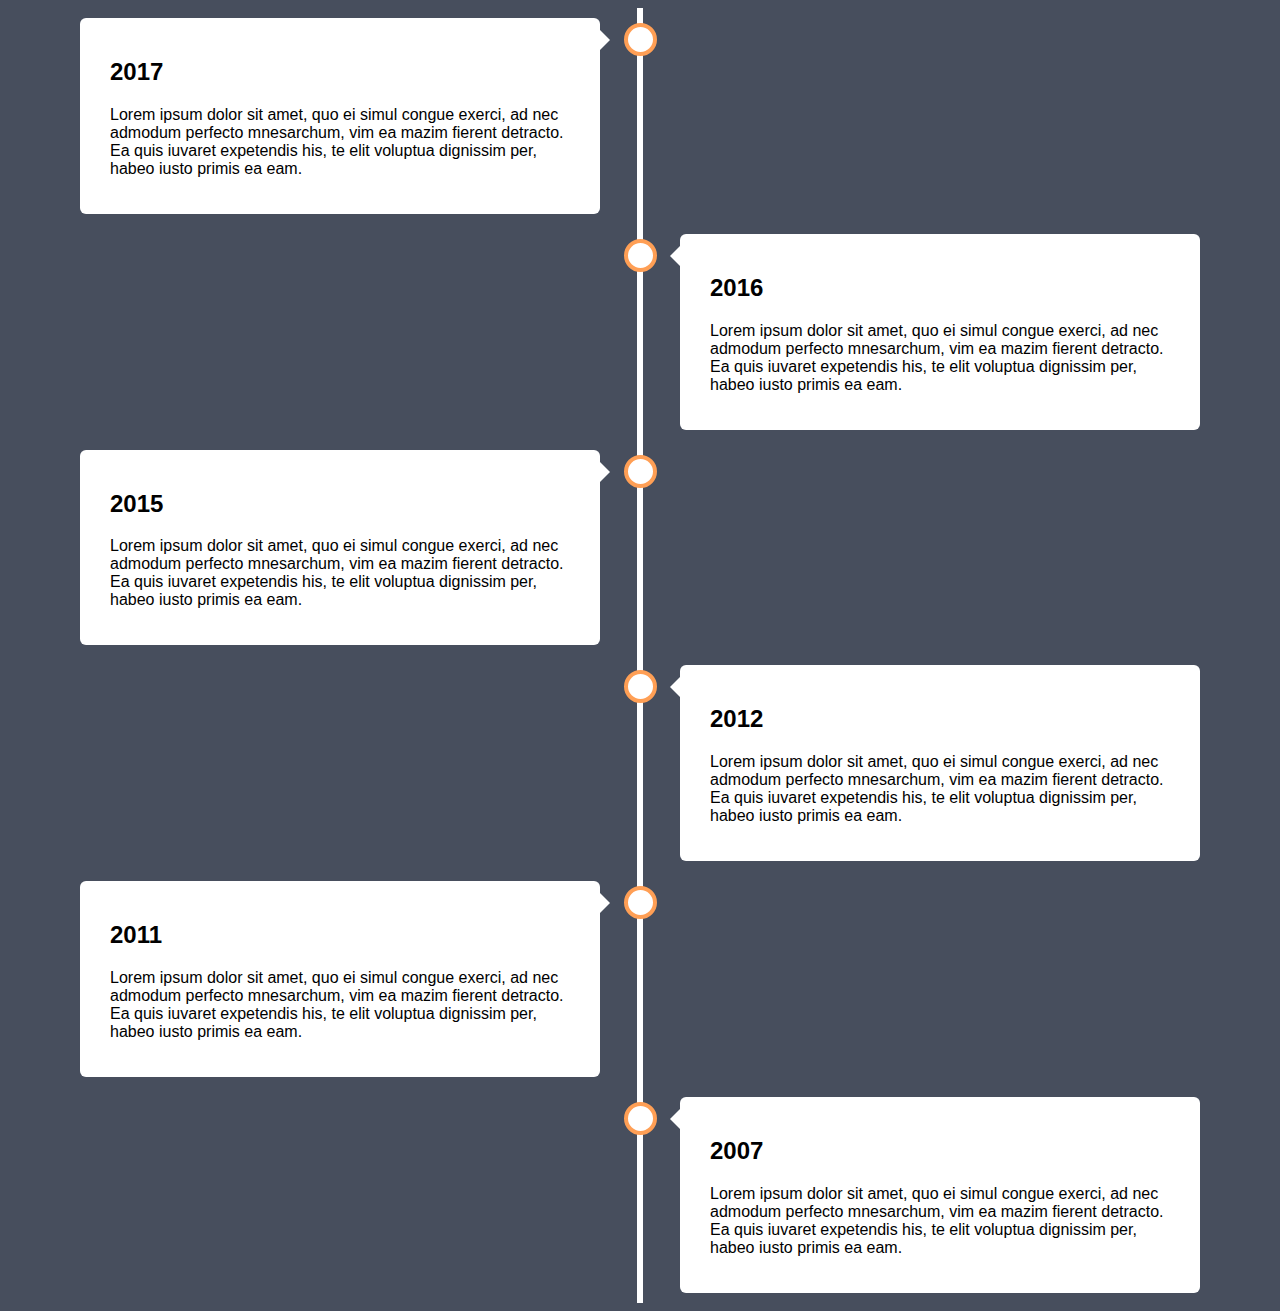
<file: l/index.html>
<!DOCTYPE html>
<html>
<head>
<meta name="viewport" content="width=device-width, initial-scale=1.0">
<link rel="stylesheet" href="index.css">



</head>
<body>

<div class="timeline">
  <div class="container left">
    <div class="content">
      <h2>2017</h2>
      <p>Lorem ipsum dolor sit amet, quo ei simul congue exerci, ad nec admodum perfecto mnesarchum, vim ea mazim fierent detracto. Ea quis iuvaret expetendis his, te elit voluptua dignissim per, habeo iusto primis ea eam.</p>
    </div>
  </div>
  <div class="container right">
    <div class="content">
      <h2>2016</h2>
      <p>Lorem ipsum dolor sit amet, quo ei simul congue exerci, ad nec admodum perfecto mnesarchum, vim ea mazim fierent detracto. Ea quis iuvaret expetendis his, te elit voluptua dignissim per, habeo iusto primis ea eam.</p>
    </div>
  </div>
  <div class="container left">
    <div class="content">
      <h2>2015</h2>
      <p>Lorem ipsum dolor sit amet, quo ei simul congue exerci, ad nec admodum perfecto mnesarchum, vim ea mazim fierent detracto. Ea quis iuvaret expetendis his, te elit voluptua dignissim per, habeo iusto primis ea eam.</p>
    </div>
  </div>
  <div class="container right">
    <div class="content">
      <h2>2012</h2>
      <p>Lorem ipsum dolor sit amet, quo ei simul congue exerci, ad nec admodum perfecto mnesarchum, vim ea mazim fierent detracto. Ea quis iuvaret expetendis his, te elit voluptua dignissim per, habeo iusto primis ea eam.</p>
    </div>
  </div>
  <div class="container left">
    <div class="content">
      <h2>2011</h2>
      <p>Lorem ipsum dolor sit amet, quo ei simul congue exerci, ad nec admodum perfecto mnesarchum, vim ea mazim fierent detracto. Ea quis iuvaret expetendis his, te elit voluptua dignissim per, habeo iusto primis ea eam.</p>
    </div>
  </div>
  <div class="container right">
    <div class="content">
      <h2>2007</h2>
      <p>Lorem ipsum dolor sit amet, quo ei simul congue exerci, ad nec admodum perfecto mnesarchum, vim ea mazim fierent detracto. Ea quis iuvaret expetendis his, te elit voluptua dignissim per, habeo iusto primis ea eam.</p>
    </div>
  </div>
</div>

</body>
</html>
</file>
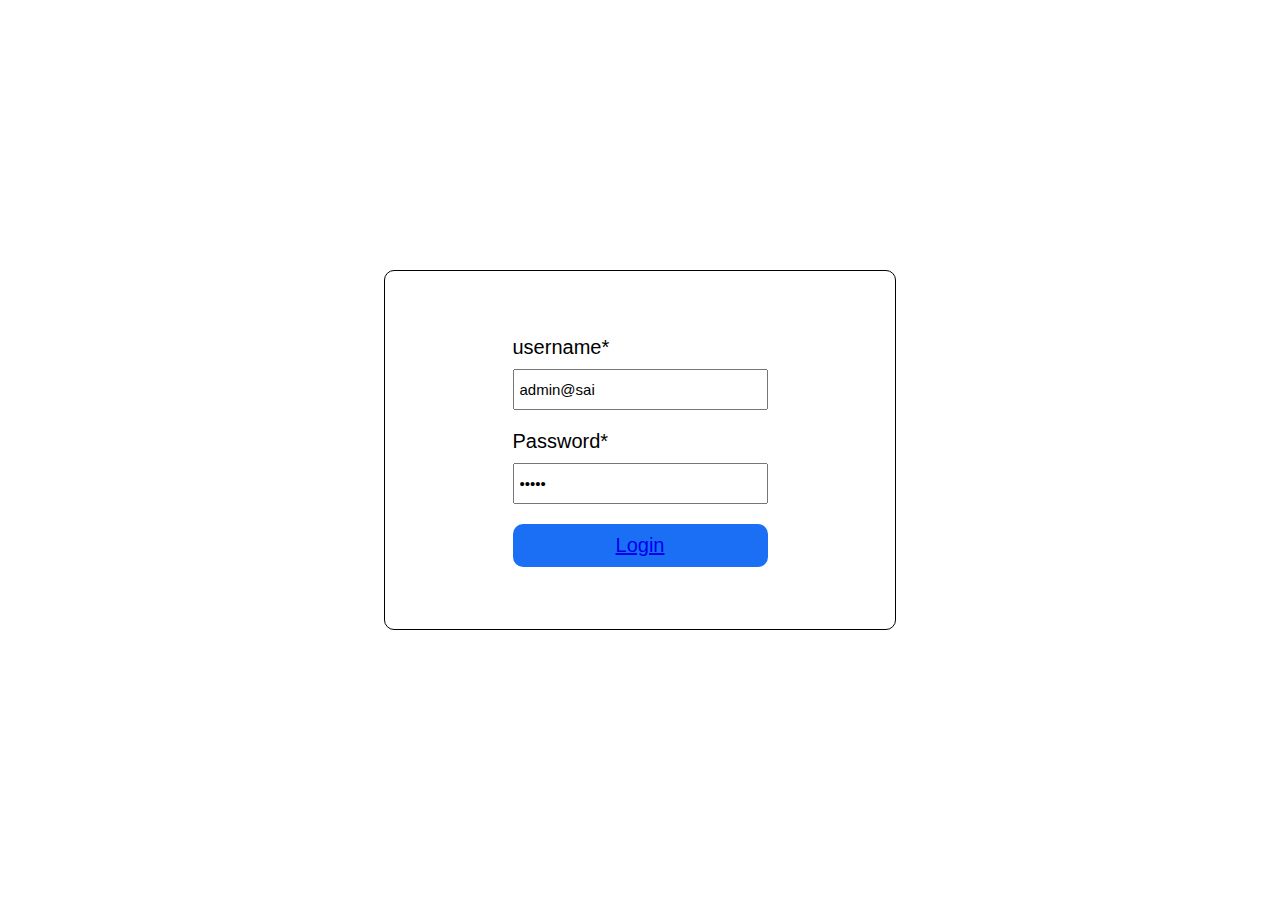
<file: project1/app/index.html>
<!DOCTYPE html>
<html lang="en">
<head>
    <meta charset="UTF-8">
    <meta name="viewport" content="width=device-width, initial-scale=1.0">
    <title> Zero one erp</title>
    <link rel="stylesheet" href="index.css">
</head>
<body>
    <div class="container">
        <div class="container-in">
            <form action="">
                <div class="input-one">
                    <label for="username">username*</label>
                    <input type="text" value="admin@sai">
                </div>
                <div class="input-two">
                    <label for="password">Password* </label>
                    <input type="password" value="admin">
                </div>
                <div class="button-btn">

                    <button >
                        <a href="home.html">Login</a>
                       
                    </button>
                </div>
                

            </form>
        </div>
    </div>
</body>
</html>
</file>
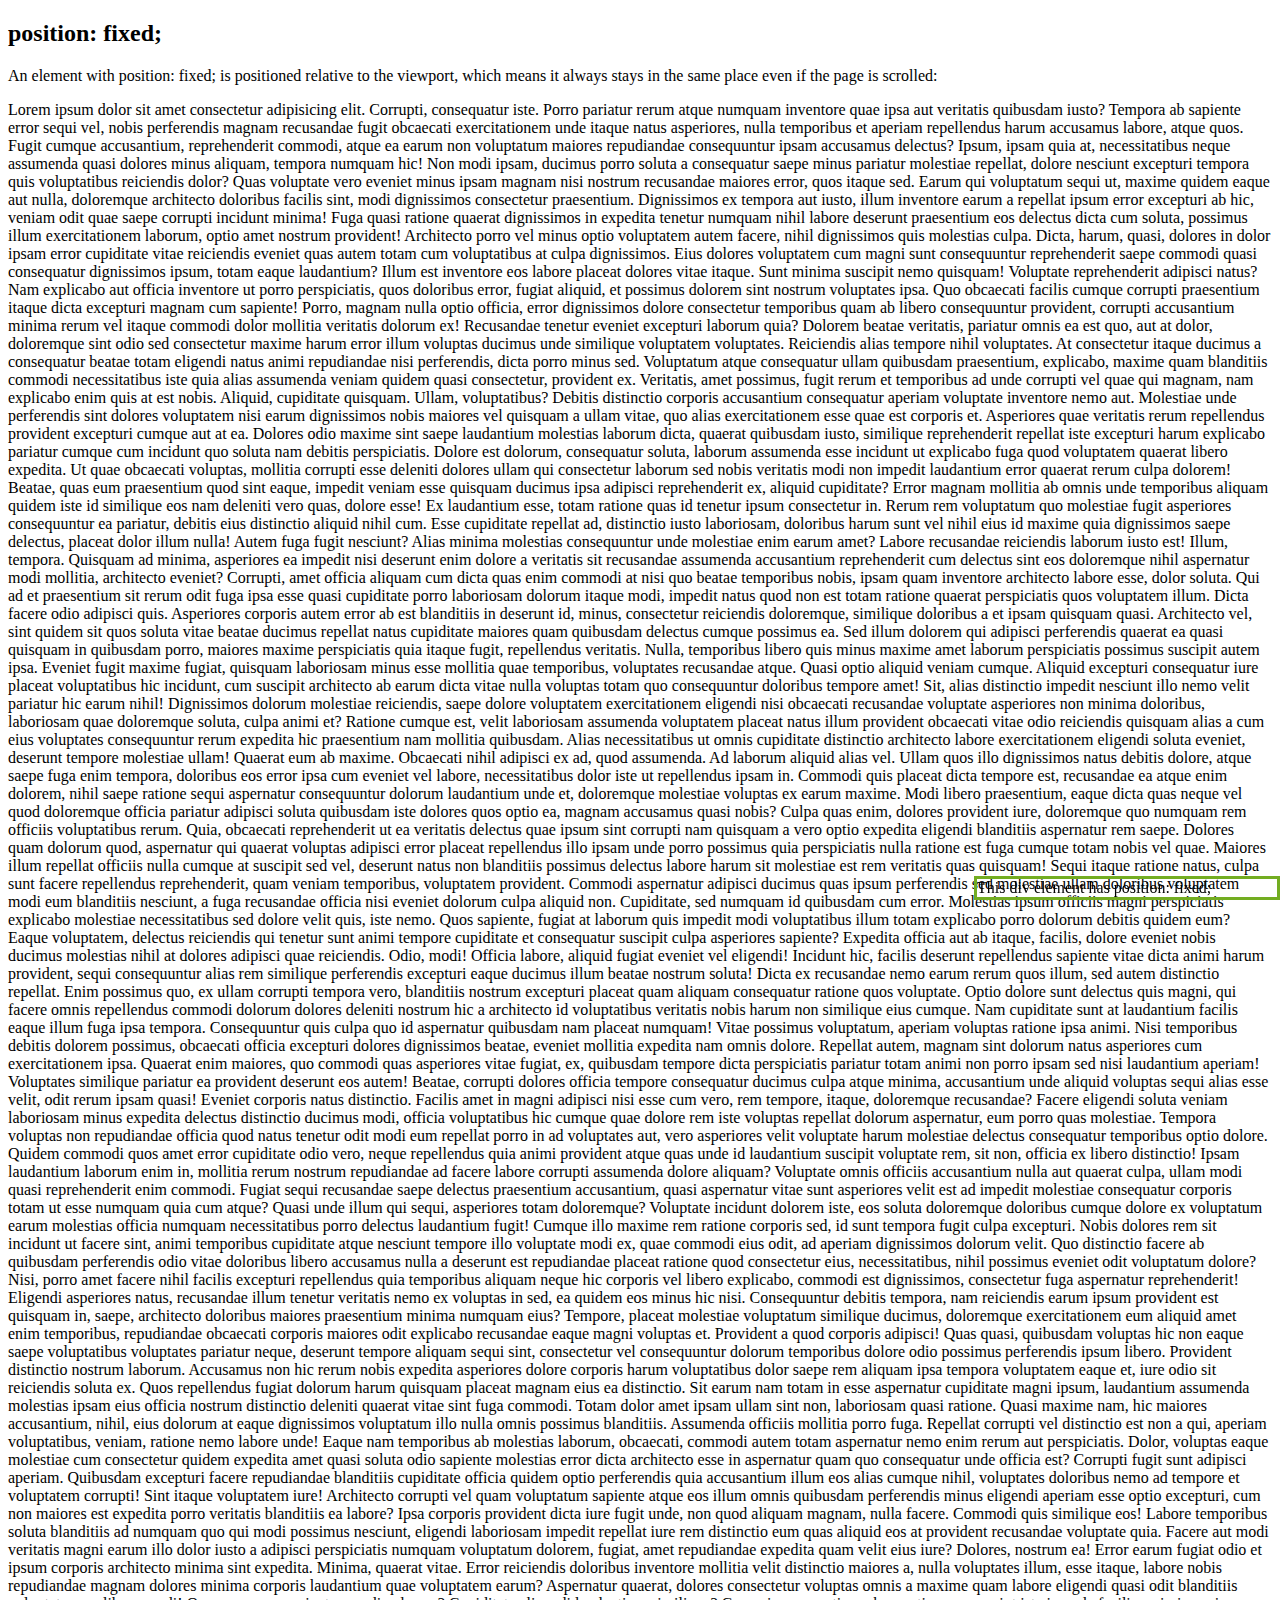
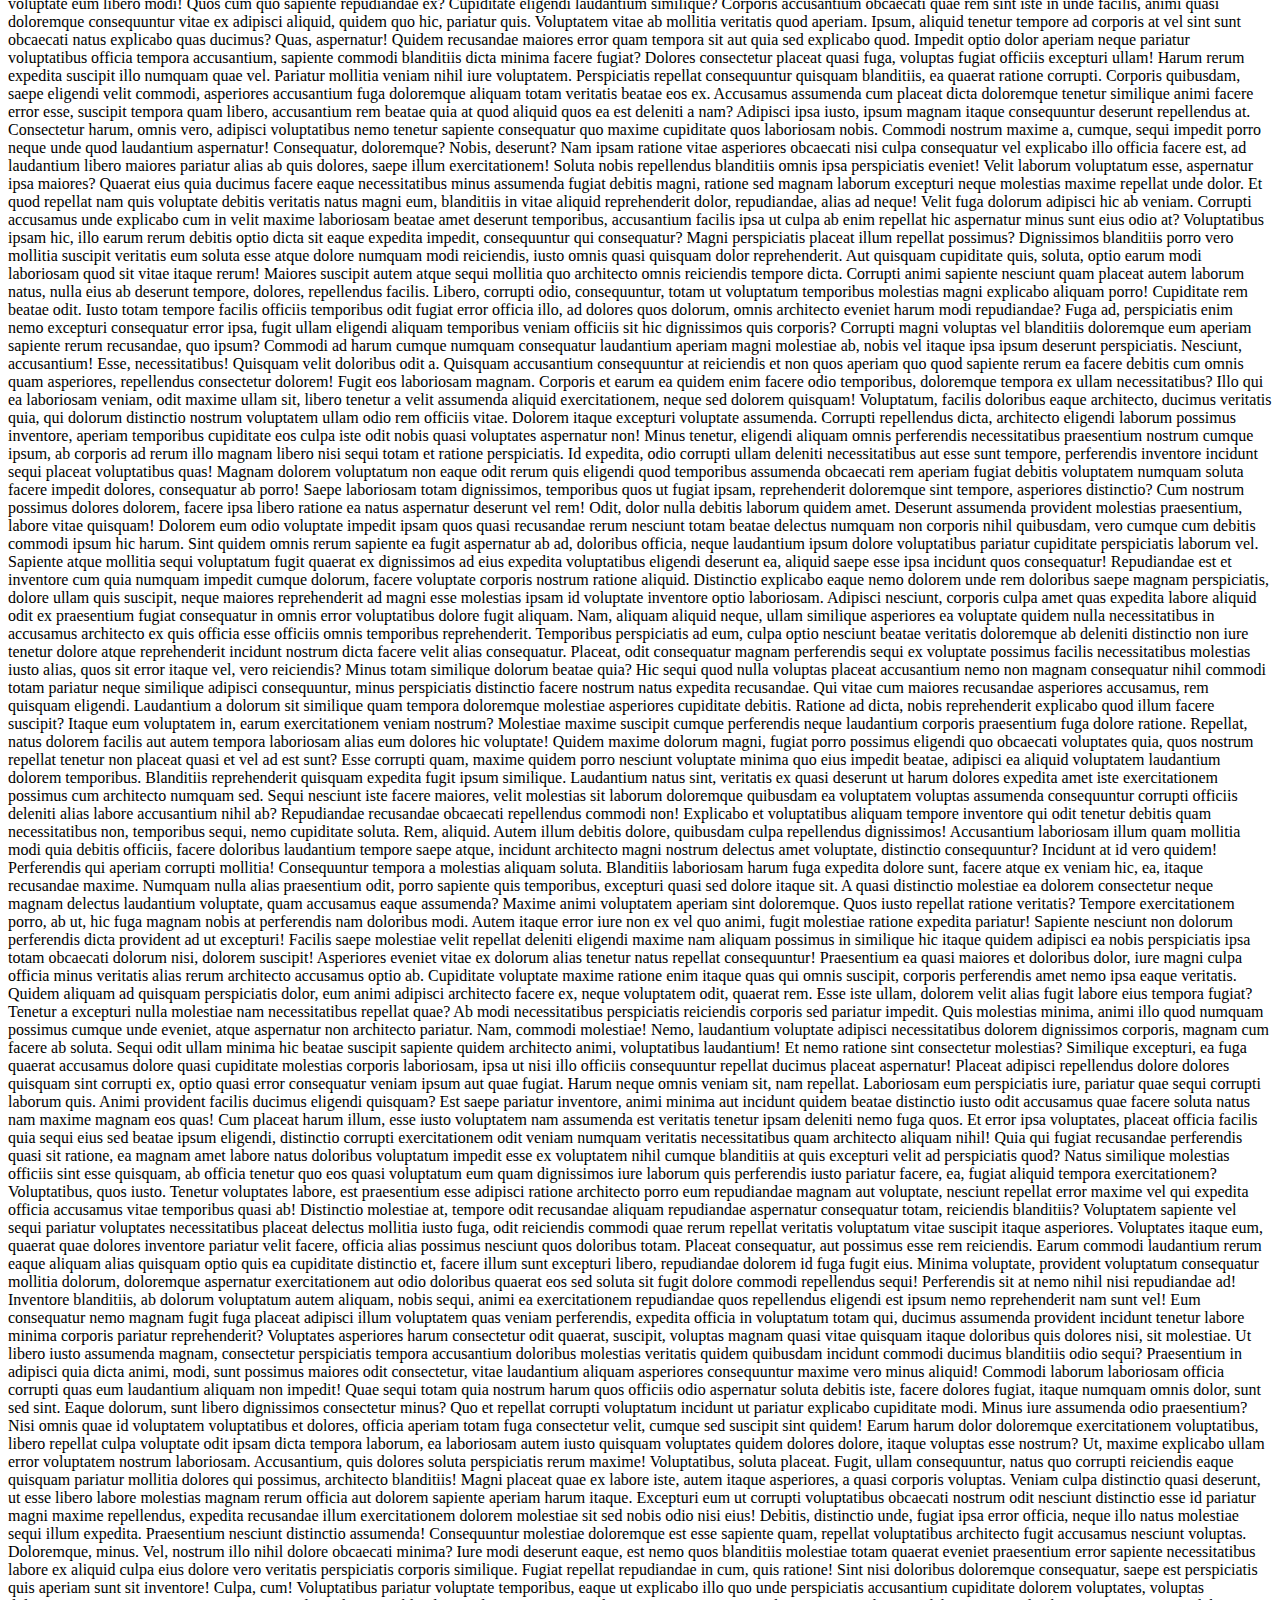
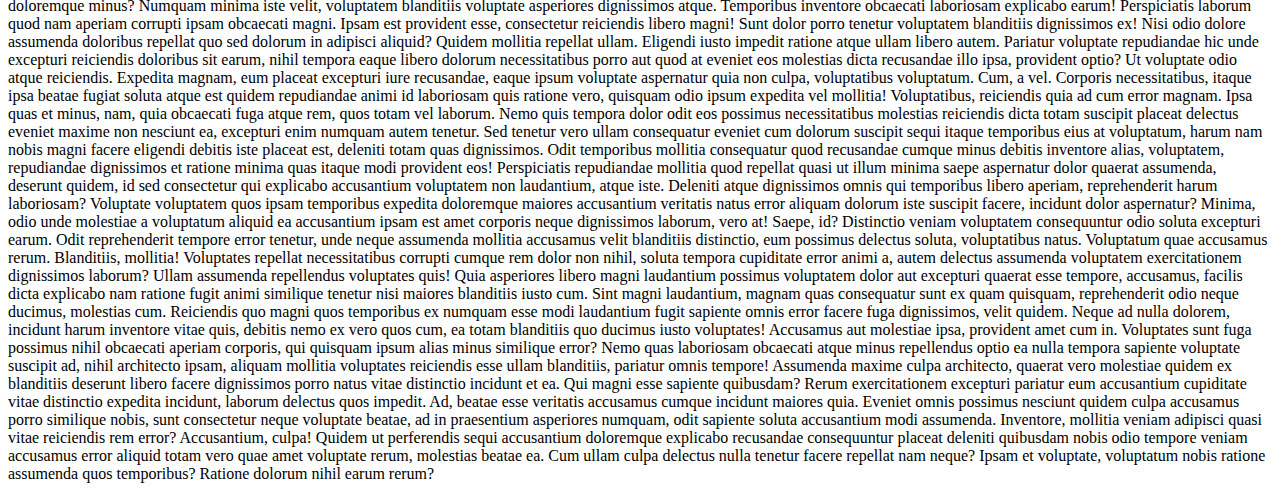
<file: l/1.html>
<!DOCTYPE html>
<html>
<head>
<style>
div.fixed {
  position: fixed;
  bottom: 0;
  right: 0;
  width: 300px;
  border: 3px solid #73AD21;
}
</style>
</head>
<body>

<h2>position: fixed;</h2>

<p>An element with position: fixed; is positioned relative to the viewport, which means it always stays in the same place even if the page is scrolled:</p>

<div class="fixed">
This div element has position: fixed;
</div>
<div class="p">
    <P>Lorem ipsum dolor sit amet consectetur adipisicing elit. Corrupti, consequatur iste. Porro pariatur rerum atque numquam inventore quae ipsa aut veritatis quibusdam iusto? Tempora ab sapiente error sequi vel, nobis perferendis magnam recusandae fugit obcaecati exercitationem unde itaque natus asperiores, nulla temporibus et aperiam repellendus harum accusamus labore, atque quos. Fugit cumque accusantium, reprehenderit commodi, atque ea earum non voluptatum maiores repudiandae consequuntur ipsam accusamus delectus? Ipsum, ipsam quia at, necessitatibus neque assumenda quasi dolores minus aliquam, tempora numquam hic! Non modi ipsam, ducimus porro soluta a consequatur saepe minus pariatur molestiae repellat, dolore nesciunt excepturi tempora quis voluptatibus reiciendis dolor? Quas voluptate vero eveniet minus ipsam magnam nisi nostrum recusandae maiores error, quos itaque sed. Earum qui voluptatum sequi ut, maxime quidem eaque aut nulla, doloremque architecto doloribus facilis sint, modi dignissimos consectetur praesentium. Dignissimos ex tempora aut iusto, illum inventore earum a repellat ipsum error excepturi ab hic, veniam odit quae saepe corrupti incidunt minima! Fuga quasi ratione quaerat dignissimos in expedita tenetur numquam nihil labore deserunt praesentium eos delectus dicta cum soluta, possimus illum exercitationem laborum, optio amet nostrum provident! Architecto porro vel minus optio voluptatem autem facere, nihil dignissimos quis molestias culpa. Dicta, harum, quasi, dolores in dolor ipsam error cupiditate vitae reiciendis eveniet quas autem totam cum voluptatibus at culpa dignissimos. Eius dolores voluptatem cum magni sunt consequuntur reprehenderit saepe commodi quasi consequatur dignissimos ipsum, totam eaque laudantium? Illum est inventore eos labore placeat dolores vitae itaque. Sunt minima suscipit nemo quisquam! Voluptate reprehenderit adipisci natus? Nam explicabo aut officia inventore ut porro perspiciatis, quos doloribus error, fugiat aliquid, et possimus dolorem sint nostrum voluptates ipsa. Quo obcaecati facilis cumque corrupti praesentium itaque dicta excepturi magnam cum sapiente! Porro, magnam nulla optio officia, error dignissimos dolore consectetur temporibus quam ab libero consequuntur provident, corrupti accusantium minima rerum vel itaque commodi dolor mollitia veritatis dolorum ex! Recusandae tenetur eveniet excepturi laborum quia? Dolorem beatae veritatis, pariatur omnis ea est quo, aut at dolor, doloremque sint odio sed consectetur maxime harum error illum voluptas ducimus unde similique voluptatem voluptates. Reiciendis alias tempore nihil voluptates. At consectetur itaque ducimus a consequatur beatae totam eligendi natus animi repudiandae nisi perferendis, dicta porro minus sed. Voluptatum atque consequatur ullam quibusdam praesentium, explicabo, maxime quam blanditiis commodi necessitatibus iste quia alias assumenda veniam quidem quasi consectetur, provident ex. Veritatis, amet possimus, fugit rerum et temporibus ad unde corrupti vel quae qui magnam, nam explicabo enim quis at est nobis. Aliquid, cupiditate quisquam. Ullam, voluptatibus? Debitis distinctio corporis accusantium consequatur aperiam voluptate inventore nemo aut. Molestiae unde perferendis sint dolores voluptatem nisi earum dignissimos nobis maiores vel quisquam a ullam vitae, quo alias exercitationem esse quae est corporis et. Asperiores quae veritatis rerum repellendus provident excepturi cumque aut at ea. Dolores odio maxime sint saepe laudantium molestias laborum dicta, quaerat quibusdam iusto, similique reprehenderit repellat iste excepturi harum explicabo pariatur cumque cum incidunt quo soluta nam debitis perspiciatis. Dolore est dolorum, consequatur soluta, laborum assumenda esse incidunt ut explicabo fuga quod voluptatem quaerat libero expedita. Ut quae obcaecati voluptas, mollitia corrupti esse deleniti dolores ullam qui consectetur laborum sed nobis veritatis modi non impedit laudantium error quaerat rerum culpa dolorem! Beatae, quas eum praesentium quod sint eaque, impedit veniam esse quisquam ducimus ipsa adipisci reprehenderit ex, aliquid cupiditate? Error magnam mollitia ab omnis unde temporibus aliquam quidem iste id similique eos nam deleniti vero quas, dolore esse! Ex laudantium esse, totam ratione quas id tenetur ipsum consectetur in. Rerum rem voluptatum quo molestiae fugit asperiores consequuntur ea pariatur, debitis eius distinctio aliquid nihil cum. Esse cupiditate repellat ad, distinctio iusto laboriosam, doloribus harum sunt vel nihil eius id maxime quia dignissimos saepe delectus, placeat dolor illum nulla! Autem fuga fugit nesciunt? Alias minima molestias consequuntur unde molestiae enim earum amet? Labore recusandae reiciendis laborum iusto est! Illum, tempora. Quisquam ad minima, asperiores ea impedit nisi deserunt enim dolore a veritatis sit recusandae assumenda accusantium reprehenderit cum delectus sint eos doloremque nihil aspernatur modi mollitia, architecto eveniet? Corrupti, amet officia aliquam cum dicta quas enim commodi at nisi quo beatae temporibus nobis, ipsam quam inventore architecto labore esse, dolor soluta. Qui ad et praesentium sit rerum odit fuga ipsa esse quasi cupiditate porro laboriosam dolorum itaque modi, impedit natus quod non est totam ratione quaerat perspiciatis quos voluptatem illum. Dicta facere odio adipisci quis. Asperiores corporis autem error ab est blanditiis in deserunt id, minus, consectetur reiciendis doloremque, similique doloribus a et ipsam quisquam quasi. Architecto vel, sint quidem sit quos soluta vitae beatae ducimus repellat natus cupiditate maiores quam quibusdam delectus cumque possimus ea. Sed illum dolorem qui adipisci perferendis quaerat ea quasi quisquam in quibusdam porro, maiores maxime perspiciatis quia itaque fugit, repellendus veritatis. Nulla, temporibus libero quis minus maxime amet laborum perspiciatis possimus suscipit autem ipsa. Eveniet fugit maxime fugiat, quisquam laboriosam minus esse mollitia quae temporibus, voluptates recusandae atque. Quasi optio aliquid veniam cumque. Aliquid excepturi consequatur iure placeat voluptatibus hic incidunt, cum suscipit architecto ab earum dicta vitae nulla voluptas totam quo consequuntur doloribus tempore amet! Sit, alias distinctio impedit nesciunt illo nemo velit pariatur hic earum nihil! Dignissimos dolorum molestiae reiciendis, saepe dolore voluptatem exercitationem eligendi nisi obcaecati recusandae voluptate asperiores non minima doloribus, laboriosam quae doloremque soluta, culpa animi et? Ratione cumque est, velit laboriosam assumenda voluptatem placeat natus illum provident obcaecati vitae odio reiciendis quisquam alias a cum eius voluptates consequuntur rerum expedita hic praesentium nam mollitia quibusdam. Alias necessitatibus ut omnis cupiditate distinctio architecto labore exercitationem eligendi soluta eveniet, deserunt tempore molestiae ullam! Quaerat eum ab maxime. Obcaecati nihil adipisci ex ad, quod assumenda. Ad laborum aliquid alias vel. Ullam quos illo dignissimos natus debitis dolore, atque saepe fuga enim tempora, doloribus eos error ipsa cum eveniet vel labore, necessitatibus dolor iste ut repellendus ipsam in. Commodi quis placeat dicta tempore est, recusandae ea atque enim dolorem, nihil saepe ratione sequi aspernatur consequuntur dolorum laudantium unde et, doloremque molestiae voluptas ex earum maxime. Modi libero praesentium, eaque dicta quas neque vel quod doloremque officia pariatur adipisci soluta quibusdam iste dolores quos optio ea, magnam accusamus quasi nobis? Culpa quas enim, dolores provident iure, doloremque quo numquam rem officiis voluptatibus rerum. Quia, obcaecati reprehenderit ut ea veritatis delectus quae ipsum sint corrupti nam quisquam a vero optio expedita eligendi blanditiis aspernatur rem saepe. Dolores quam dolorum quod, aspernatur qui quaerat voluptas adipisci error placeat repellendus illo ipsam unde porro possimus quia perspiciatis nulla ratione est fuga cumque totam nobis vel quae. Maiores illum repellat officiis nulla cumque at suscipit sed vel, deserunt natus non blanditiis possimus delectus labore harum sit molestiae est rem veritatis quas quisquam! Sequi itaque ratione natus, culpa sunt facere repellendus reprehenderit, quam veniam temporibus, voluptatem provident. Commodi aspernatur adipisci ducimus quas ipsum perferendis sed molestiae ullam doloribus voluptatem modi eum blanditiis nesciunt, a fuga recusandae officia nisi eveniet dolorum culpa aliquid non. Cupiditate, sed numquam id quibusdam cum error. Molestias ipsum officiis magni perspiciatis explicabo molestiae necessitatibus sed dolore velit quis, iste nemo. Quos sapiente, fugiat at laborum quis impedit modi voluptatibus illum totam explicabo porro dolorum debitis quidem eum? Eaque voluptatem, delectus reiciendis qui tenetur sunt animi tempore cupiditate et consequatur suscipit culpa asperiores sapiente? Expedita officia aut ab itaque, facilis, dolore eveniet nobis ducimus molestias nihil at dolores adipisci quae reiciendis. Odio, modi! Officia labore, aliquid fugiat eveniet vel eligendi! Incidunt hic, facilis deserunt repellendus sapiente vitae dicta animi harum provident, sequi consequuntur alias rem similique perferendis excepturi eaque ducimus illum beatae nostrum soluta! Dicta ex recusandae nemo earum rerum quos illum, sed autem distinctio repellat. Enim possimus quo, ex ullam corrupti tempora vero, blanditiis nostrum excepturi placeat quam aliquam consequatur ratione quos voluptate. Optio dolore sunt delectus quis magni, qui facere omnis repellendus commodi dolorum dolores deleniti nostrum hic a architecto id voluptatibus veritatis nobis harum non similique eius cumque. Nam cupiditate sunt at laudantium facilis eaque illum fuga ipsa tempora. Consequuntur quis culpa quo id aspernatur quibusdam nam placeat numquam! Vitae possimus voluptatum, aperiam voluptas ratione ipsa animi. Nisi temporibus debitis dolorem possimus, obcaecati officia excepturi dolores dignissimos beatae, eveniet mollitia expedita nam omnis dolore. Repellat autem, magnam sint dolorum natus asperiores cum exercitationem ipsa. Quaerat enim maiores, quo commodi quas asperiores vitae fugiat, ex, quibusdam tempore dicta perspiciatis pariatur totam animi non porro ipsam sed nisi laudantium aperiam! Voluptates similique pariatur ea provident deserunt eos autem! Beatae, corrupti dolores officia tempore consequatur ducimus culpa atque minima, accusantium unde aliquid voluptas sequi alias esse velit, odit rerum ipsam quasi! Eveniet corporis natus distinctio. Facilis amet in magni adipisci nisi esse cum vero, rem tempore, itaque, doloremque recusandae? Facere eligendi soluta veniam laboriosam minus expedita delectus distinctio ducimus modi, officia voluptatibus hic cumque quae dolore rem iste voluptas repellat dolorum aspernatur, eum porro quas molestiae. Tempora voluptas non repudiandae officia quod natus tenetur odit modi eum repellat porro in ad voluptates aut, vero asperiores velit voluptate harum molestiae delectus consequatur temporibus optio dolore. Quidem commodi quos amet error cupiditate odio vero, neque repellendus quia animi provident atque quas unde id laudantium suscipit voluptate rem, sit non, officia ex libero distinctio! Ipsam laudantium laborum enim in, mollitia rerum nostrum repudiandae ad facere labore corrupti assumenda dolore aliquam? Voluptate omnis officiis accusantium nulla aut quaerat culpa, ullam modi quasi reprehenderit enim commodi. Fugiat sequi recusandae saepe delectus praesentium accusantium, quasi aspernatur vitae sunt asperiores velit est ad impedit molestiae consequatur corporis totam ut esse numquam quia cum atque? Quasi unde illum qui sequi, asperiores totam doloremque? Voluptate incidunt dolorem iste, eos soluta doloremque doloribus cumque dolore ex voluptatum earum molestias officia numquam necessitatibus porro delectus laudantium fugit! Cumque illo maxime rem ratione corporis sed, id sunt tempora fugit culpa excepturi. Nobis dolores rem sit incidunt ut facere sint, animi temporibus cupiditate atque nesciunt tempore illo voluptate modi ex, quae commodi eius odit, ad aperiam dignissimos dolorum velit. Quo distinctio facere ab quibusdam perferendis odio vitae doloribus libero accusamus nulla a deserunt est repudiandae placeat ratione quod consectetur eius, necessitatibus, nihil possimus eveniet odit voluptatum dolore? Nisi, porro amet facere nihil facilis excepturi repellendus quia temporibus aliquam neque hic corporis vel libero explicabo, commodi est dignissimos, consectetur fuga aspernatur reprehenderit! Eligendi asperiores natus, recusandae illum tenetur veritatis nemo ex voluptas in sed, ea quidem eos minus hic nisi. Consequuntur debitis tempora, nam reiciendis earum ipsum provident est quisquam in, saepe, architecto doloribus maiores praesentium minima numquam eius? Tempore, placeat molestiae voluptatum similique ducimus, doloremque exercitationem eum aliquid amet enim temporibus, repudiandae obcaecati corporis maiores odit explicabo recusandae eaque magni voluptas et. Provident a quod corporis adipisci! Quas quasi, quibusdam voluptas hic non eaque saepe voluptatibus voluptates pariatur neque, deserunt tempore aliquam sequi sint, consectetur vel consequuntur dolorum temporibus dolore odio possimus perferendis ipsum libero. Provident distinctio nostrum laborum. Accusamus non hic rerum nobis expedita asperiores dolore corporis harum voluptatibus dolor saepe rem aliquam ipsa tempora voluptatem eaque et, iure odio sit reiciendis soluta ex. Quos repellendus fugiat dolorum harum quisquam placeat magnam eius ea distinctio. Sit earum nam totam in esse aspernatur cupiditate magni ipsum, laudantium assumenda molestias ipsam eius officia nostrum distinctio deleniti quaerat vitae sint fuga commodi. Totam dolor amet ipsam ullam sint non, laboriosam quasi ratione. Quasi maxime nam, hic maiores accusantium, nihil, eius dolorum at eaque dignissimos voluptatum illo nulla omnis possimus blanditiis. Assumenda officiis mollitia porro fuga. Repellat corrupti vel distinctio est non a qui, aperiam voluptatibus, veniam, ratione nemo labore unde! Eaque nam temporibus ab molestias laborum, obcaecati, commodi autem totam aspernatur nemo enim rerum aut perspiciatis. Dolor, voluptas eaque molestiae cum consectetur quidem expedita amet quasi soluta odio sapiente molestias error dicta architecto esse in aspernatur quam quo consequatur unde officia est? Corrupti fugit sunt adipisci aperiam. Quibusdam excepturi facere repudiandae blanditiis cupiditate officia quidem optio perferendis quia accusantium illum eos alias cumque nihil, voluptates doloribus nemo ad tempore et voluptatem corrupti! Sint itaque voluptatem iure! Architecto corrupti vel quam voluptatum sapiente atque eos illum omnis quibusdam perferendis minus eligendi aperiam esse optio excepturi, cum non maiores est expedita porro veritatis blanditiis ea labore? Ipsa corporis provident dicta iure fugit unde, non quod aliquam magnam, nulla facere. Commodi quis similique eos! Labore temporibus soluta blanditiis ad numquam quo qui modi possimus nesciunt, eligendi laboriosam impedit repellat iure rem distinctio eum quas aliquid eos at provident recusandae voluptate quia. Facere aut modi veritatis magni earum illo dolor iusto a adipisci perspiciatis numquam voluptatum dolorem, fugiat, amet repudiandae expedita quam velit eius iure? Dolores, nostrum ea! Error earum fugiat odio et ipsum corporis architecto minima sint expedita. Minima, quaerat vitae. Error reiciendis doloribus inventore mollitia velit distinctio maiores a, nulla voluptates illum, esse itaque, labore nobis repudiandae magnam dolores minima corporis laudantium quae voluptatem earum? Aspernatur quaerat, dolores consectetur voluptas omnis a maxime quam labore eligendi quasi odit blanditiis voluptate eum libero modi! Quos cum quo sapiente repudiandae ex? Cupiditate eligendi laudantium similique? Corporis accusantium obcaecati quae rem sint iste in unde facilis, animi quasi doloremque consequuntur vitae ex adipisci aliquid, quidem quo hic, pariatur quis. Voluptatem vitae ab mollitia veritatis quod aperiam. Ipsum, aliquid tenetur tempore ad corporis at vel sint sunt obcaecati natus explicabo quas ducimus? Quas, aspernatur! Quidem recusandae maiores error quam tempora sit aut quia sed explicabo quod. Impedit optio dolor aperiam neque pariatur voluptatibus officia tempora accusantium, sapiente commodi blanditiis dicta minima facere fugiat? Dolores consectetur placeat quasi fuga, voluptas fugiat officiis excepturi ullam! Harum rerum expedita suscipit illo numquam quae vel. Pariatur mollitia veniam nihil iure voluptatem. Perspiciatis repellat consequuntur quisquam blanditiis, ea quaerat ratione corrupti. Corporis quibusdam, saepe eligendi velit commodi, asperiores accusantium fuga doloremque aliquam totam veritatis beatae eos ex. Accusamus assumenda cum placeat dicta doloremque tenetur similique animi facere error esse, suscipit tempora quam libero, accusantium rem beatae quia at quod aliquid quos ea est deleniti a nam? Adipisci ipsa iusto, ipsum magnam itaque consequuntur deserunt repellendus at. Consectetur harum, omnis vero, adipisci voluptatibus nemo tenetur sapiente consequatur quo maxime cupiditate quos laboriosam nobis. Commodi nostrum maxime a, cumque, sequi impedit porro neque unde quod laudantium aspernatur! Consequatur, doloremque? Nobis, deserunt? Nam ipsam ratione vitae asperiores obcaecati nisi culpa consequatur vel explicabo illo officia facere est, ad laudantium libero maiores pariatur alias ab quis dolores, saepe illum exercitationem! Soluta nobis repellendus blanditiis omnis ipsa perspiciatis eveniet! Velit laborum voluptatum esse, aspernatur ipsa maiores? Quaerat eius quia ducimus facere eaque necessitatibus minus assumenda fugiat debitis magni, ratione sed magnam laborum excepturi neque molestias maxime repellat unde dolor. Et quod repellat nam quis voluptate debitis veritatis natus magni eum, blanditiis in vitae aliquid reprehenderit dolor, repudiandae, alias ad neque! Velit fuga dolorum adipisci hic ab veniam. Corrupti accusamus unde explicabo cum in velit maxime laboriosam beatae amet deserunt temporibus, accusantium facilis ipsa ut culpa ab enim repellat hic aspernatur minus sunt eius odio at? Voluptatibus ipsam hic, illo earum rerum debitis optio dicta sit eaque expedita impedit, consequuntur qui consequatur? Magni perspiciatis placeat illum repellat possimus? Dignissimos blanditiis porro vero mollitia suscipit veritatis eum soluta esse atque dolore numquam modi reiciendis, iusto omnis quasi quisquam dolor reprehenderit. Aut quisquam cupiditate quis, soluta, optio earum modi laboriosam quod sit vitae itaque rerum! Maiores suscipit autem atque sequi mollitia quo architecto omnis reiciendis tempore dicta. Corrupti animi sapiente nesciunt quam placeat autem laborum natus, nulla eius ab deserunt tempore, dolores, repellendus facilis. Libero, corrupti odio, consequuntur, totam ut voluptatum temporibus molestias magni explicabo aliquam porro! Cupiditate rem beatae odit. Iusto totam tempore facilis officiis temporibus odit fugiat error officia illo, ad dolores quos dolorum, omnis architecto eveniet harum modi repudiandae? Fuga ad, perspiciatis enim nemo excepturi consequatur error ipsa, fugit ullam eligendi aliquam temporibus veniam officiis sit hic dignissimos quis corporis? Corrupti magni voluptas vel blanditiis doloremque eum aperiam sapiente rerum recusandae, quo ipsum? Commodi ad harum cumque numquam consequatur laudantium aperiam magni molestiae ab, nobis vel itaque ipsa ipsum deserunt perspiciatis. Nesciunt, accusantium! Esse, necessitatibus! Quisquam velit doloribus odit a. Quisquam accusantium consequuntur at reiciendis et non quos aperiam quo quod sapiente rerum ea facere debitis cum omnis quam asperiores, repellendus consectetur dolorem! Fugit eos laboriosam magnam. Corporis et earum ea quidem enim facere odio temporibus, doloremque tempora ex ullam necessitatibus? Illo qui ea laboriosam veniam, odit maxime ullam sit, libero tenetur a velit assumenda aliquid exercitationem, neque sed dolorem quisquam! Voluptatum, facilis doloribus eaque architecto, ducimus veritatis quia, qui dolorum distinctio nostrum voluptatem ullam odio rem officiis vitae. Dolorem itaque excepturi voluptate assumenda. Corrupti repellendus dicta, architecto eligendi laborum possimus inventore, aperiam temporibus cupiditate eos culpa iste odit nobis quasi voluptates aspernatur non! Minus tenetur, eligendi aliquam omnis perferendis necessitatibus praesentium nostrum cumque ipsum, ab corporis ad rerum illo magnam libero nisi sequi totam et ratione perspiciatis. Id expedita, odio corrupti ullam deleniti necessitatibus aut esse sunt tempore, perferendis inventore incidunt sequi placeat voluptatibus quas! Magnam dolorem voluptatum non eaque odit rerum quis eligendi quod temporibus assumenda obcaecati rem aperiam fugiat debitis voluptatem numquam soluta facere impedit dolores, consequatur ab porro! Saepe laboriosam totam dignissimos, temporibus quos ut fugiat ipsam, reprehenderit doloremque sint tempore, asperiores distinctio? Cum nostrum possimus dolores dolorem, facere ipsa libero ratione ea natus aspernatur deserunt vel rem! Odit, dolor nulla debitis laborum quidem amet. Deserunt assumenda provident molestias praesentium, labore vitae quisquam! Dolorem eum odio voluptate impedit ipsam quos quasi recusandae rerum nesciunt totam beatae delectus numquam non corporis nihil quibusdam, vero cumque cum debitis commodi ipsum hic harum. Sint quidem omnis rerum sapiente ea fugit aspernatur ab ad, doloribus officia, neque laudantium ipsum dolore voluptatibus pariatur cupiditate perspiciatis laborum vel. Sapiente atque mollitia sequi voluptatum fugit quaerat ex dignissimos ad eius expedita voluptatibus eligendi deserunt ea, aliquid saepe esse ipsa incidunt quos consequatur! Repudiandae est et inventore cum quia numquam impedit cumque dolorum, facere voluptate corporis nostrum ratione aliquid. Distinctio explicabo eaque nemo dolorem unde rem doloribus saepe magnam perspiciatis, dolore ullam quis suscipit, neque maiores reprehenderit ad magni esse molestias ipsam id voluptate inventore optio laboriosam. Adipisci nesciunt, corporis culpa amet quas expedita labore aliquid odit ex praesentium fugiat consequatur in omnis error voluptatibus dolore fugit aliquam. Nam, aliquam aliquid neque, ullam similique asperiores ea voluptate quidem nulla necessitatibus in accusamus architecto ex quis officia esse officiis omnis temporibus reprehenderit. Temporibus perspiciatis ad eum, culpa optio nesciunt beatae veritatis doloremque ab deleniti distinctio non iure tenetur dolore atque reprehenderit incidunt nostrum dicta facere velit alias consequatur. Placeat, odit consequatur magnam perferendis sequi ex voluptate possimus facilis necessitatibus molestias iusto alias, quos sit error itaque vel, vero reiciendis? Minus totam similique dolorum beatae quia? Hic sequi quod nulla voluptas placeat accusantium nemo non magnam consequatur nihil commodi totam pariatur neque similique adipisci consequuntur, minus perspiciatis distinctio facere nostrum natus expedita recusandae. Qui vitae cum maiores recusandae asperiores accusamus, rem quisquam eligendi. Laudantium a dolorum sit similique quam tempora doloremque molestiae asperiores cupiditate debitis. Ratione ad dicta, nobis reprehenderit explicabo quod illum facere suscipit? Itaque eum voluptatem in, earum exercitationem veniam nostrum? Molestiae maxime suscipit cumque perferendis neque laudantium corporis praesentium fuga dolore ratione. Repellat, natus dolorem facilis aut autem tempora laboriosam alias eum dolores hic voluptate! Quidem maxime dolorum magni, fugiat porro possimus eligendi quo obcaecati voluptates quia, quos nostrum repellat tenetur non placeat quasi et vel ad est sunt? Esse corrupti quam, maxime quidem porro nesciunt voluptate minima quo eius impedit beatae, adipisci ea aliquid voluptatem laudantium dolorem temporibus. Blanditiis reprehenderit quisquam expedita fugit ipsum similique. Laudantium natus sint, veritatis ex quasi deserunt ut harum dolores expedita amet iste exercitationem possimus cum architecto numquam sed. Sequi nesciunt iste facere maiores, velit molestias sit laborum doloremque quibusdam ea voluptatem voluptas assumenda consequuntur corrupti officiis deleniti alias labore accusantium nihil ab? Repudiandae recusandae obcaecati repellendus commodi non! Explicabo et voluptatibus aliquam tempore inventore qui odit tenetur debitis quam necessitatibus non, temporibus sequi, nemo cupiditate soluta. Rem, aliquid. Autem illum debitis dolore, quibusdam culpa repellendus dignissimos! Accusantium laboriosam illum quam mollitia modi quia debitis officiis, facere doloribus laudantium tempore saepe atque, incidunt architecto magni nostrum delectus amet voluptate, distinctio consequuntur? Incidunt at id vero quidem! Perferendis qui aperiam corrupti mollitia! Consequuntur tempora a molestias aliquam soluta. Blanditiis laboriosam harum fuga expedita dolore sunt, facere atque ex veniam hic, ea, itaque recusandae maxime. Numquam nulla alias praesentium odit, porro sapiente quis temporibus, excepturi quasi sed dolore itaque sit. A quasi distinctio molestiae ea dolorem consectetur neque magnam delectus laudantium voluptate, quam accusamus eaque assumenda? Maxime animi voluptatem aperiam sint doloremque. Quos iusto repellat ratione veritatis? Tempore exercitationem porro, ab ut, hic fuga magnam nobis at perferendis nam doloribus modi. Autem itaque error iure non ex vel quo animi, fugit molestiae ratione expedita pariatur! Sapiente nesciunt non dolorum perferendis dicta provident ad ut excepturi! Facilis saepe molestiae velit repellat deleniti eligendi maxime nam aliquam possimus in similique hic itaque quidem adipisci ea nobis perspiciatis ipsa totam obcaecati dolorum nisi, dolorem suscipit! Asperiores eveniet vitae ex dolorum alias tenetur natus repellat consequuntur! Praesentium ea quasi maiores et doloribus dolor, iure magni culpa officia minus veritatis alias rerum architecto accusamus optio ab. Cupiditate voluptate maxime ratione enim itaque quas qui omnis suscipit, corporis perferendis amet nemo ipsa eaque veritatis. Quidem aliquam ad quisquam perspiciatis dolor, eum animi adipisci architecto facere ex, neque voluptatem odit, quaerat rem. Esse iste ullam, dolorem velit alias fugit labore eius tempora fugiat? Tenetur a excepturi nulla molestiae nam necessitatibus repellat quae? Ab modi necessitatibus perspiciatis reiciendis corporis sed pariatur impedit. Quis molestias minima, animi illo quod numquam possimus cumque unde eveniet, atque aspernatur non architecto pariatur. Nam, commodi molestiae! Nemo, laudantium voluptate adipisci necessitatibus dolorem dignissimos corporis, magnam cum facere ab soluta. Sequi odit ullam minima hic beatae suscipit sapiente quidem architecto animi, voluptatibus laudantium! Et nemo ratione sint consectetur molestias? Similique excepturi, ea fuga quaerat accusamus dolore quasi cupiditate molestias corporis laboriosam, ipsa ut nisi illo officiis consequuntur repellat ducimus placeat aspernatur! Placeat adipisci repellendus dolore dolores quisquam sint corrupti ex, optio quasi error consequatur veniam ipsum aut quae fugiat. Harum neque omnis veniam sit, nam repellat. Laboriosam eum perspiciatis iure, pariatur quae sequi corrupti laborum quis. Animi provident facilis ducimus eligendi quisquam? Est saepe pariatur inventore, animi minima aut incidunt quidem beatae distinctio iusto odit accusamus quae facere soluta natus nam maxime magnam eos quas! Cum placeat harum illum, esse iusto voluptatem nam assumenda est veritatis tenetur ipsam deleniti nemo fuga quos. Et error ipsa voluptates, placeat officia facilis quia sequi eius sed beatae ipsum eligendi, distinctio corrupti exercitationem odit veniam numquam veritatis necessitatibus quam architecto aliquam nihil! Quia qui fugiat recusandae perferendis quasi sit ratione, ea magnam amet labore natus doloribus voluptatum impedit esse ex voluptatem nihil cumque blanditiis at quis excepturi velit ad perspiciatis quod? Natus similique molestias officiis sint esse quisquam, ab officia tenetur quo eos quasi voluptatum eum quam dignissimos iure laborum quis perferendis iusto pariatur facere, ea, fugiat aliquid tempora exercitationem? Voluptatibus, quos iusto. Tenetur voluptates labore, est praesentium esse adipisci ratione architecto porro eum repudiandae magnam aut voluptate, nesciunt repellat error maxime vel qui expedita officia accusamus vitae temporibus quasi ab! Distinctio molestiae at, tempore odit recusandae aliquam repudiandae aspernatur consequatur totam, reiciendis blanditiis? Voluptatem sapiente vel sequi pariatur voluptates necessitatibus placeat delectus mollitia iusto fuga, odit reiciendis commodi quae rerum repellat veritatis voluptatum vitae suscipit itaque asperiores. Voluptates itaque eum, quaerat quae dolores inventore pariatur velit facere, officia alias possimus nesciunt quos doloribus totam. Placeat consequatur, aut possimus esse rem reiciendis. Earum commodi laudantium rerum eaque aliquam alias quisquam optio quis ea cupiditate distinctio et, facere illum sunt excepturi libero, repudiandae dolorem id fuga fugit eius. Minima voluptate, provident voluptatum consequatur mollitia dolorum, doloremque aspernatur exercitationem aut odio doloribus quaerat eos sed soluta sit fugit dolore commodi repellendus sequi! Perferendis sit at nemo nihil nisi repudiandae ad! Inventore blanditiis, ab dolorum voluptatum autem aliquam, nobis sequi, animi ea exercitationem repudiandae quos repellendus eligendi est ipsum nemo reprehenderit nam sunt vel! Eum consequatur nemo magnam fugit fuga placeat adipisci illum voluptatem quas veniam perferendis, expedita officia in voluptatum totam qui, ducimus assumenda provident incidunt tenetur labore minima corporis pariatur reprehenderit? Voluptates asperiores harum consectetur odit quaerat, suscipit, voluptas magnam quasi vitae quisquam itaque doloribus quis dolores nisi, sit molestiae. Ut libero iusto assumenda magnam, consectetur perspiciatis tempora accusantium doloribus molestias veritatis quidem quibusdam incidunt commodi ducimus blanditiis odio sequi? Praesentium in adipisci quia dicta animi, modi, sunt possimus maiores odit consectetur, vitae laudantium aliquam asperiores consequuntur maxime vero minus aliquid! Commodi laborum laboriosam officia corrupti quas eum laudantium aliquam non impedit! Quae sequi totam quia nostrum harum quos officiis odio aspernatur soluta debitis iste, facere dolores fugiat, itaque numquam omnis dolor, sunt sed sint. Eaque dolorum, sunt libero dignissimos consectetur minus? Quo et repellat corrupti voluptatum incidunt ut pariatur explicabo cupiditate modi. Minus iure assumenda odio praesentium? Nisi omnis quae id voluptatem voluptatibus et dolores, officia aperiam totam fuga consectetur velit, cumque sed suscipit sint quidem! Earum harum dolor doloremque exercitationem voluptatibus, libero repellat culpa voluptate odit ipsam dicta tempora laborum, ea laboriosam autem iusto quisquam voluptates quidem dolores dolore, itaque voluptas esse nostrum? Ut, maxime explicabo ullam error voluptatem nostrum laboriosam. Accusantium, quis dolores soluta perspiciatis rerum maxime! Voluptatibus, soluta placeat. Fugit, ullam consequuntur, natus quo corrupti reiciendis eaque quisquam pariatur mollitia dolores qui possimus, architecto blanditiis! Magni placeat quae ex labore iste, autem itaque asperiores, a quasi corporis voluptas. Veniam culpa distinctio quasi deserunt, ut esse libero labore molestias magnam rerum officia aut dolorem sapiente aperiam harum itaque. Excepturi eum ut corrupti voluptatibus obcaecati nostrum odit nesciunt distinctio esse id pariatur magni maxime repellendus, expedita recusandae illum exercitationem dolorem molestiae sit sed nobis odio nisi eius! Debitis, distinctio unde, fugiat ipsa error officia, neque illo natus molestiae sequi illum expedita. Praesentium nesciunt distinctio assumenda! Consequuntur molestiae doloremque est esse sapiente quam, repellat voluptatibus architecto fugit accusamus nesciunt voluptas. Doloremque, minus. Vel, nostrum illo nihil dolore obcaecati minima? Iure modi deserunt eaque, est nemo quos blanditiis molestiae totam quaerat eveniet praesentium error sapiente necessitatibus labore ex aliquid culpa eius dolore vero veritatis perspiciatis corporis similique. Fugiat repellat repudiandae in cum, quis ratione! Sint nisi doloribus doloremque consequatur, saepe est perspiciatis quis aperiam sunt sit inventore! Culpa, cum! Voluptatibus pariatur voluptate temporibus, eaque ut explicabo illo quo unde perspiciatis accusantium cupiditate dolorem voluptates, voluptas doloremque minus? Numquam minima iste velit, voluptatem blanditiis voluptate asperiores dignissimos atque. Temporibus inventore obcaecati laboriosam explicabo earum! Perspiciatis laborum quod nam aperiam corrupti ipsam obcaecati magni. Ipsam est provident esse, consectetur reiciendis libero magni! Sunt dolor porro tenetur voluptatem blanditiis dignissimos ex! Nisi odio dolore assumenda doloribus repellat quo sed dolorum in adipisci aliquid? Quidem mollitia repellat ullam. Eligendi iusto impedit ratione atque ullam libero autem. Pariatur voluptate repudiandae hic unde excepturi reiciendis doloribus sit earum, nihil tempora eaque libero dolorum necessitatibus porro aut quod at eveniet eos molestias dicta recusandae illo ipsa, provident optio? Ut voluptate odio atque reiciendis. Expedita magnam, eum placeat excepturi iure recusandae, eaque ipsum voluptate aspernatur quia non culpa, voluptatibus voluptatum. Cum, a vel. Corporis necessitatibus, itaque ipsa beatae fugiat soluta atque est quidem repudiandae animi id laboriosam quis ratione vero, quisquam odio ipsum expedita vel mollitia! Voluptatibus, reiciendis quia ad cum error magnam. Ipsa quas et minus, nam, quia obcaecati fuga atque rem, quos totam vel laborum. Nemo quis tempora dolor odit eos possimus necessitatibus molestias reiciendis dicta totam suscipit placeat delectus eveniet maxime non nesciunt ea, excepturi enim numquam autem tenetur. Sed tenetur vero ullam consequatur eveniet cum dolorum suscipit sequi itaque temporibus eius at voluptatum, harum nam nobis magni facere eligendi debitis iste placeat est, deleniti totam quas dignissimos. Odit temporibus mollitia consequatur quod recusandae cumque minus debitis inventore alias, voluptatem, repudiandae dignissimos et ratione minima quas itaque modi provident eos! Perspiciatis repudiandae mollitia quod repellat quasi ut illum minima saepe aspernatur dolor quaerat assumenda, deserunt quidem, id sed consectetur qui explicabo accusantium voluptatem non laudantium, atque iste. Deleniti atque dignissimos omnis qui temporibus libero aperiam, reprehenderit harum laboriosam? Voluptate voluptatem quos ipsam temporibus expedita doloremque maiores accusantium veritatis natus error aliquam dolorum iste suscipit facere, incidunt dolor aspernatur? Minima, odio unde molestiae a voluptatum aliquid ea accusantium ipsam est amet corporis neque dignissimos laborum, vero at! Saepe, id? Distinctio veniam voluptatem consequuntur odio soluta excepturi earum. Odit reprehenderit tempore error tenetur, unde neque assumenda mollitia accusamus velit blanditiis distinctio, eum possimus delectus soluta, voluptatibus natus. Voluptatum quae accusamus rerum. Blanditiis, mollitia! Voluptates repellat necessitatibus corrupti cumque rem dolor non nihil, soluta tempora cupiditate error animi a, autem delectus assumenda voluptatem exercitationem dignissimos laborum? Ullam assumenda repellendus voluptates quis! Quia asperiores libero magni laudantium possimus voluptatem dolor aut excepturi quaerat esse tempore, accusamus, facilis dicta explicabo nam ratione fugit animi similique tenetur nisi maiores blanditiis iusto cum. Sint magni laudantium, magnam quas consequatur sunt ex quam quisquam, reprehenderit odio neque ducimus, molestias cum. Reiciendis quo magni quos temporibus ex numquam esse modi laudantium fugit sapiente omnis error facere fuga dignissimos, velit quidem. Neque ad nulla dolorem, incidunt harum inventore vitae quis, debitis nemo ex vero quos cum, ea totam blanditiis quo ducimus iusto voluptates! Accusamus aut molestiae ipsa, provident amet cum in. Voluptates sunt fuga possimus nihil obcaecati aperiam corporis, qui quisquam ipsum alias minus similique error? Nemo quas laboriosam obcaecati atque minus repellendus optio ea nulla tempora sapiente voluptate suscipit ad, nihil architecto ipsam, aliquam mollitia voluptates reiciendis esse ullam blanditiis, pariatur omnis tempore! Assumenda maxime culpa architecto, quaerat vero molestiae quidem ex blanditiis deserunt libero facere dignissimos porro natus vitae distinctio incidunt et ea. Qui magni esse sapiente quibusdam? Rerum exercitationem excepturi pariatur eum accusantium cupiditate vitae distinctio expedita incidunt, laborum delectus quos impedit. Ad, beatae esse veritatis accusamus cumque incidunt maiores quia. Eveniet omnis possimus nesciunt quidem culpa accusamus porro similique nobis, sunt consectetur neque voluptate beatae, ad in praesentium asperiores numquam, odit sapiente soluta accusantium modi assumenda. Inventore, mollitia veniam adipisci quasi vitae reiciendis rem error? Accusantium, culpa! Quidem ut perferendis sequi accusantium doloremque explicabo recusandae consequuntur placeat deleniti quibusdam nobis odio tempore veniam accusamus error aliquid totam vero quae amet voluptate rerum, molestias beatae ea. Cum ullam culpa delectus nulla tenetur facere repellat nam neque? Ipsam et voluptate, voluptatum nobis ratione assumenda quos temporibus? Ratione dolorum nihil earum rerum?</P>
</div>

</body>
</html>
</file>
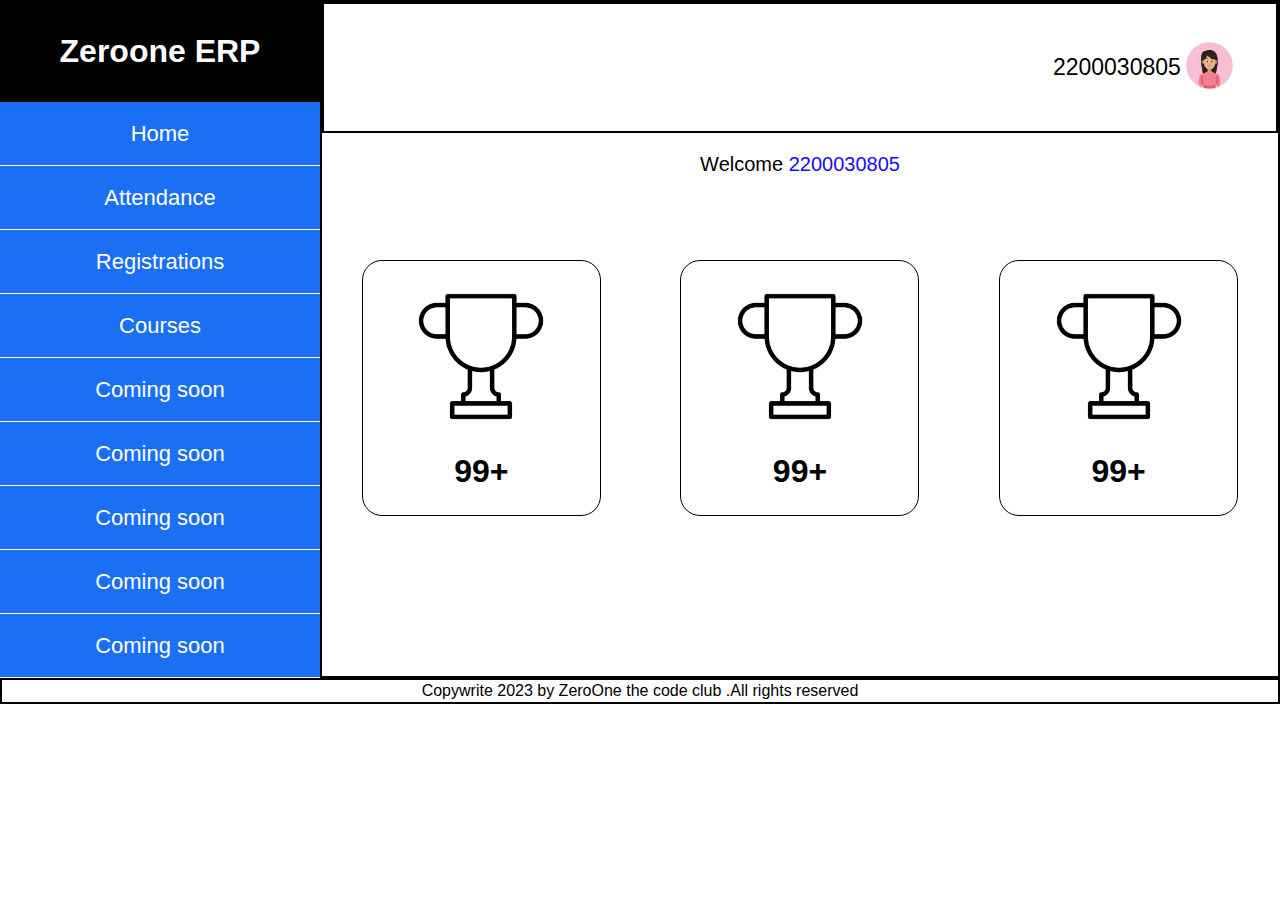
<file: project1/app/home.html>
<!DOCTYPE html>
<html lang="en">
<head>
    <meta charset="UTF-8">
    <meta name="viewport" content="width=device-width, initial-scale=1.0">
    <title>home</title>
    <link rel="stylesheet" href="common.css">
    <link rel="stylesheet" href="home.css">
    <link rel="stylesheet" href="">
</head>
<body>
    <div class="home-component">
        <div class="home-in">
            <div class="nav-container">
                <div class="nav-header">
                    <h1>Zeroone ERP</h1>

                </div>
                <div class="nav-one box-one">
                    <a href="home.html"> Home</a>

                   


                </div>
                <div class="nav-one box-two">
                  
                    <a href="attendancs.html">  Attendance</a>
                </div>
                <div class="nav-one box-three">
              
              <a href="registration.html">Registrations</a>
                    
                </div>
                <div class="nav-one box-four">
                  
                    <a href="courses.html">  Courses</a>
                    
                </div>
                <div class="nav-one box-five">
                
                    <a href="comingsoon.html">    Coming soon</a>
                    
                </div>
                <div class="nav-one box-six">
                 
                    <a href="comingsoon.html">   Coming soon</a>
                </div>
                <div class="nav-one box-seven">
              
                    <a href="comingsoon.html">      Coming soon</a>
                    
                </div>
                
                <div class="nav-one box-eight">
                
                    <a href="comingsoon.html">    Coming soon</a>
                    
                </div>
                <div class="nav-one box-nine">
                   
                    <a href="comingsoon.html"> Coming soon</a>
                    
                </div>


            </div>
            <div class="main-container">
                <div class="main-container-in">
                    <div class="main-one">
                        <div class="main-id">
                            <p>
                                2200030805
                            </p>
                        </div>
                        <div class="main-img">
                          
                            <img src="erp.jpeg" alt="profile pic">

                        </div>
                     


                    </div>
                  <div class="main-two">
                    <p>Welcome   <span>2200030805</span></p>



                  </div>
                  <div class="main-three">
                    <div class="main-home-box-one box-cm"> 
                        <div class="img-box">
                            <img src="k.jpg" alt="award image" >

                        </div>
                        <div class="text-box">
                            <h1>99+</h1>
                        </div>



                       </div>
                    <div class="main-home-box-two box-cm"> 
                        
                        <div class="img-box">
                            <img src="k.jpg" alt="award image" >

                        </div>
                        <div class="text-box">
                            <h1>99+</h1>
                        </div>

                    
                    
                    
                    </div>
                    <div class="main-home-box-three box-cm">



                        <div class="img-box">
                            <img src="k.jpg" alt="award image" >

                        </div>
                        <div class="text-box">
                            <h1>99+</h1>
                        </div>


                    </div>

                  </div>



                </div>
               


            </div>
            
        </div>
        <div class="footer-container">
            <p>Copywrite 2023 by ZeroOne the code club .All rights reserved</p>

        </div>
    </div>
</body>
</html>
</file>
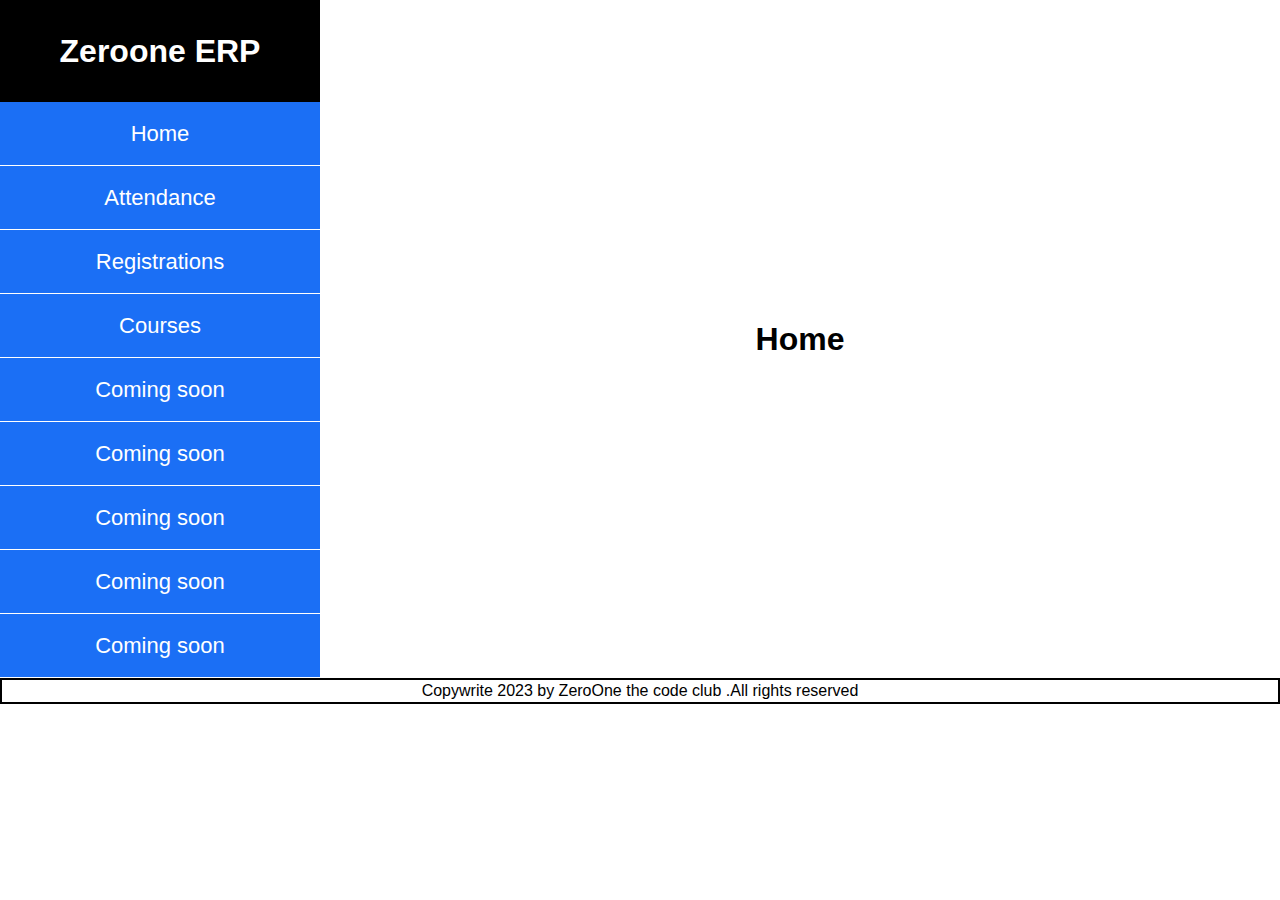
<file: ll/project1/app/home.html>
<!DOCTYPE html>
<html lang="en">
<head>
    <meta charset="UTF-8">
    <meta name="viewport" content="width=device-width, initial-scale=1.0">
    <title>home</title>
    <link rel="stylesheet" href="common.css">
    <link rel="stylesheet" href="home.css">
    <link rel="stylesheet" href="">
</head>
<body>
    <div class="home-component">
        <div class="home-in">
            <div class="nav-container">
                <div class="nav-header">
                    <h1>Zeroone ERP</h1>

                </div>
                <div class="nav-one box-one">
                    <a href="home.html"> Home</a>

                   


                </div>
                <div class="nav-one box-two">
                  
                    <a href="attendancs.html">  Attendance</a>
                </div>
                <div class="nav-one box-three">
              
              <a href="registration.html">Registrations</a>
                    
                </div>
                <div class="nav-one box-four">
                  
                    <a href="courses.html">  Courses</a>
                    
                </div>
                <div class="nav-one box-five">
                
                    <a href="comingsoon.html">    Coming soon</a>
                    
                </div>
                <div class="nav-one box-six">
                 
                    <a href="comingsoon.html">   Coming soon</a>
                </div>
                <div class="nav-one box-seven">
              
                    <a href="comingsoon.html">      Coming soon</a>
                    
                </div>
                
                <div class="nav-one box-eight">
                
                    <a href="comingsoon.html">    Coming soon</a>
                    
                </div>
                <div class="nav-one box-nine">
                   
                    <a href="comingsoon.html"> Coming soon</a>
                    
                </div>


            </div>
            <div class="main-container">
                <div class="main-container-in">
                    <h1>
                        Home
                    </h1>
                </div>


            </div>
            
        </div>
        <div class="footer-container">
            <p>Copywrite 2023 by ZeroOne the code club .All rights reserved</p>

        </div>
    </div>
</body>
</html>
</file>
<file: l/index.css>
* {
  box-sizing: border-box;
}

body {
  background-color: #474e5d;
  font-family: Helvetica, sans-serif;
}

/* The actual timeline (the vertical ruler) */
.timeline {
  position: relative;
  max-width: 1200px;
  margin: 0 auto;
}

/* The actual timeline (the vertical ruler) line */
.timeline::after {
    content: '';
    position: absolute;
    width: 6px;
    background-color: white;
    top: 0;
    bottom: 0;
    left: 50%;
    margin-left: -3px;
  }
  
/* Container around content */
.container {
  padding: 10px 40px;
  position: relative;
  background-color: inherit;
  width: 50%;
}

/* The circles on the timeline */
.container::after {
  content: '';
  position: absolute;
  width: 25px;
  height: 25px;
  right: -17px;
  background-color: white;
  border: 4px solid #FF9F55;
  top: 15px;
  border-radius: 50%;
  z-index: 1;
}

/* Place the container to the left */
.left {
  left: 0;
}

/* Place the container to the right */
.right {
  left: 50%;
}

/* Add arrows to the left container (pointing right) */
.left::before {
  content: " ";
  height: 0;
  position: absolute;
  top: 22px;
  width: 0;
  z-index: 1;
  right: 30px;
  border: medium solid white;
  border-width: 10px 0 10px 10px;
  border-color: transparent transparent transparent white;
}

/* Add arrows to the right container (pointing left) */
.right::before {
  content: " ";
  height: 0;
  position: absolute;
  top: 22px;
  width: 0;
  z-index: 1;
  left: 30px;
  border: medium solid white;
  border-width: 10px 10px 10px 0;
  border-color: transparent white transparent transparent;
}

/* Fix the circle for containers on the right side */
.right::after {
  left: -16px;
}

/* The actual content */
.content {
  padding: 20px 30px;
  background-color: white;
  position: relative;
  border-radius: 6px;
}

/* Media queries - Responsive timeline on screens less than 600px wide */
@media screen and (max-width: 600px) {
  /* Place the timelime to the left */
  .timeline::after {
  left: 31px;
  }
  
  /* Full-width containers */
  .container {
  width: 100%;
  padding-left: 70px;
  padding-right: 25px;
  }
  
  /* Make sure that all arrows are pointing leftwards */
  .container::before {
  left: 60px;
  border: medium solid white;
  border-width: 10px 10px 10px 0;
  border-color: transparent white transparent transparent;
  }

  /* Make sure all circles are at the same spot */
  .left::after, .right::after {
  left: 15px;
  }
  
  /* Make all right containers behave like the left ones */
  .right {
  left: 0%;
  }
</file>
<file: project1/app/index.css>
*{
    padding: 0%;
    margin: 0%;
    box-sizing: border-box;
    font-family: 'Gill Sans', 'Gill Sans MT', Calibri, 'Trebuchet MS', sans-serif;
}

.container{
    height: 100vh;
    width: 100%;
    display: flex;
    justify-content: center;
    align-items: center;

}
.container-in{
    border: 1px solid black;
    height: 40vh;
    width: 40%;
    border-radius: 10px;

  

}
.container-in form{
    width: 100%;
    display: flex;
    align-items: center;
    justify-content: center;
    height: 40vh;
    flex-direction: column;
    gap: 20px;

}
.input-one{
width: 50%;
display: flex;
font-size: 20px;
gap: 10px;
flex-direction: column;
align-items: ;
}
.input-one input{
    width: 100%;
padding: 10px 5px;
font-size: 15px;
    display: flex;

}

.input-two{
  

width: 50%;
display: flex;
font-size: 20px;
gap: 10px;
flex-direction: column;
}
.input-two input{
    display: flex;
  
    width: 100%;
    padding: 10px 5px;
    font-size: 15px;
        


}
.button-btn{
    width: 50%;

}
.button-btn button{
    width:100%;
    padding: 10px 5px;
    background-color: rgb(27, 111, 245);
    border: none;
    border-radius: 10px;
    font-size: 20px;
    color: white;

}
</file>
<file: project1/app/common.css>
*{
    box-sizing: border-box;
    
    margin: 0%;
    padding: 0%;
    font-family: 'Gill Sans', 'Gill Sans MT', Calibri, 'Trebuchet MS', sans-serif;
}
.home-in{
   
    width: 100%;
    height: 100vh;
    display: flex;
    height: fit-content;

}

.nav-container{
    
    width: 25%;
    height: 100vh;
    height: fit-content;
}
.main-container{
    
    width: 75%;
    height: 53vw;
   border: 2px solid black;
   
  
   

}

.nav-header{
 border: 2px solid black;
 height: 8vw;
 background-color: black;
 color: white;
 display: flex;
 align-items: center;
 justify-content: center;

}
.nav-header{
 
}

.nav-one{
    height: 5vw;
    background-color: rgb(27,111,245);
    border-bottom: 1px solid white;
    color: white;
    font-size: 22px;
    display: flex;
    justify-content: center;
    align-items: center;
}
.nav-container a {
    text-decoration: none;
    color: white;
}
.nav-container{

}
.nav-one a:hover{
    color: black;
    text-decoration: underline;
    text-emphasis: none;

}
.footer-container{
    height: 2vw;
    border: 2px solid black;
    display: flex;
    align-items: center;
    justify-content: center;


}
</file>
<file: project1/app/home.css>
*{
    box-sizing: border-box;
    
    margin: 0%;
    padding: 0%;
    font-family: 'Gill Sans', 'Gill Sans MT', Calibri, 'Trebuchet MS', sans-serif;
}
.main-container-in{


    height: fit-content;
    width: 100%;
    

  
}
.main-one{
    height: 14.5vh;
    width:100% ;
  

    border: 2px solid black;
    display: flex;
    align-items: center;
    justify-content: flex-end;


}
.main-img{
 
    width: 10%;
   


}
.main-two{
    justify-content: center;
    display: flex;
    text-align: center;
    padding:20px;
    
    font-size: 20px;




}
.main-two span  {
    color: rgb(25,11,245);

}
.main-img img{
    width: 60%;







}

.main-id {

    font-size: 23px;

}

.main-three{
    width: 100%;
    
    height: 30vw;
   
    display: flex;
    justify-content: space-around;
    align-items: center;

}
.box-cm {
    height: 20vw;
    width: 25%;
    border: 0.1px solid black;
    border-radius: 20px;
}
.img-box{
    height: 15vw;
    width: 100%;
   
    display: flex;
    align-items: center;
    justify-content: center;

}
.img-box img {
    width: 60%;
    border-radius: 20px;


}
.text-box{
    text-align: center;
}
</file>
<file: ll/project1/app/common.css>
*{
    box-sizing: border-box;
    
    margin: 0%;
    padding: 0%;
    font-family: 'Gill Sans', 'Gill Sans MT', Calibri, 'Trebuchet MS', sans-serif;
}
.home-in{
   
    width: 100%;
    height: 100vh;
    display: flex;
    height: fit-content;

}

.nav-container{
    
    width: 25%;
    height: 100vh;
    height: fit-content;
}
.main-container{
    
    width: 75%;
    height: 53vw;
    display: flex;
    align-items: center;
    justify-content: center;
  
   

}
.main-container-in {
    display: flex;
    align-items: center;
    justify-content: center;
}
.nav-header{
 border: 2px solid black;
 height: 8vw;
 background-color: black;
 color: white;
 display: flex;
 align-items: center;
 justify-content: center;

}
.nav-header{
 
}

.nav-one{
    height: 5vw;
    background-color: rgb(27,111,245);
    border-bottom: 1px solid white;
    color: white;
    font-size: 22px;
    display: flex;
    justify-content: center;
    align-items: center;
}
.nav-container a {
    text-decoration: none;
    color: white;
}
.nav-container{

}
.nav-one a:hover{
    color: black;
    text-decoration: underline;
    text-emphasis: none;

}
.footer-container{
    height: 2vw;
    border: 2px solid black;
    display: flex;
    align-items: center;
    justify-content: center;


}
</file>
<file: ll/project1/app/home.css>
*{
    box-sizing: border-box;
    
    margin: 0%;
    padding: 0%;
    font-family: 'Gill Sans', 'Gill Sans MT', Calibri, 'Trebuchet MS', sans-serif;
}
.main-container-in{
    height: 100%;
    
}
</file>
